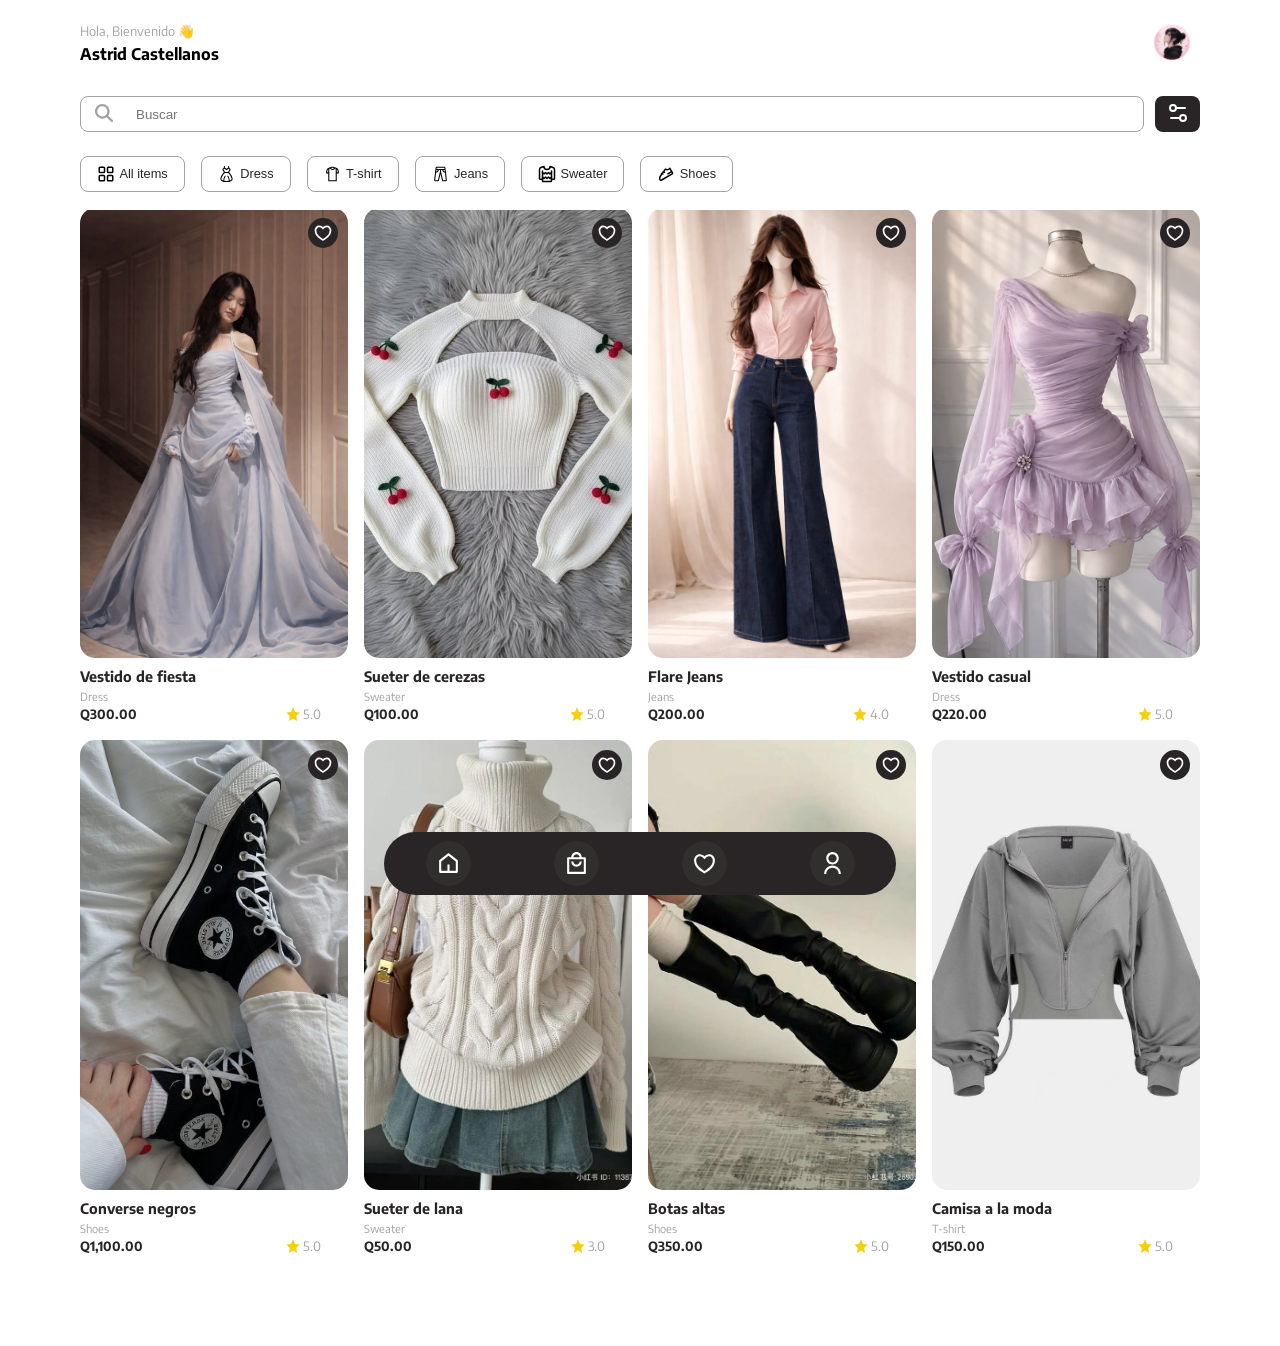
<file: index.html>
<!DOCTYPE html>
<html lang="es">
<head>
    <meta charset="UTF-8">
    <meta name="viewport" content="width=device-width, initial-scale=1.0">
    <link rel="stylesheet" href="./css/style.css">
    <title>Ecommerce</title>
</head>
<body>
    <header id="header--main">
        <section id="perfil">
            <div id="perfil--nombre">
                <p>Hola, Bienvenido 👋</p>
                <h1>Astrid Castellanos</h1>
            </div>
            <img id="perfil--img" src="./storage/img/avatar.png" alt="Perfil">
        </section>
        <section id="buscar">
            <div id="contenedor--buscar">
                <button id="buscar--btn">
                    <img class="icono"src="./storage/svg/search.svg" alt="lupa">
                </button>
                <input type="text" placeholder="Buscar">
            </div>
            <button id="filtro--btn">
                <img class="icono" src="./storage/svg/settings.svg" alt="filtro">
            </button>
        </section>
        <section id="categorias">
            <button id="all--items--btn">
                <img class="icono" src="./storage/svg/all-items.svg" alt="Todos los productos">
                All items
            </button>
            <button id="dress--btn">
                <img class="icono" src="./storage/svg/dress.svg" alt="Vestidos">
                Dress
            </button>
            <button id="tshirt--btn" >
                <img class="icono" src="./storage/svg/tshirt.svg" alt="Camisetas">
                T-shirt
            </button>
            <BUtton id="jeans--btn">
                <img class="icono" src="/storage/svg/jeans.svg" alt="Pantalones">
                Jeans
            </BUtton>
            <button id="sweater--btn">
                <img class="icono" src="/storage/svg/sweater.svg" alt="Sueter">
                Sweater
            </button>
            <button id="shoes--btn">
                <img class="icono" src="./storage/svg/shoes.svg" alt="Zapatos">
                Shoes
            </button>
        </section>
    </header>
    <main id="main--home">
        <section id="cards">
            <div class="card">
                <div class="card--img">
                    <img src="./storage/img/dress-2.jpg" alt="Producto 4">
                    <div class="card--img--fav">
                        <img class="icono icono-fav" src="./storage/svg/fav.svg" alt="Favorito">
                    </div>    
                </div>
                <div class="card--info">
                    <a href="./views/detail.html">Vestido de fiesta</a>
                    <p>Dress</p>
                    <div>
                        <p class="precio">Q300.00</p>
                        <div class="card--info--rating">
                            <img src="./storage/svg/star.svg" alt="Estrella">
                            <p>5.0</p>
                        </div>
                    </div>
                </div>
            </div>
            <div class="card">
                <div class="card--img">
                    <img src="./storage/img/sweater-2.jpg" alt="Producto 1">
                    <div class="card--img--fav">
                        <img class="icono icono-fav" src="./storage/svg/fav.svg" alt="Favorito">
                    </div>
                </div>
                <div class="card--info">
                    <a href="./views/detail.html">Sueter de cerezas</a>
                    <p>Sweater</p>
                    <div>
                        <p class="precio">Q100.00</p>
                        <div class="card--info--rating">
                            <img src="./storage/svg/star.svg" alt="Estrella">
                            <p>5.0</p>
                        </div>
                    </div>
                </div>
            </div>
            <div class="card">
                <div class="card--img">
                    <img src="./storage/img/jeans-2.jpg" alt="Producto 2">
                    <div class="card--img--fav">
                        <img class="icono icono-fav" src="./storage/svg/fav.svg" alt="Favorito">
                    </div>    
                </div>
                <div class="card--info">
                    <a href="./views/detail.html">Flare Jeans</a>
                    <p>Jeans</p>
                    <div>
                        <p class="precio">Q200.00</p>
                        <div class="card--info--rating">
                            <img src="./storage/svg/star.svg" alt="Estrella">
                            <p>4.0</p>
                        </div>
                    </div>
                </div>
            </div>
            <div class="card">
                <div class="card--img">
                    <img src="./storage/img/dress-1.jpg" alt="Producto 3">
                    <div class="card--img--fav">
                        <img class="icono icono-fav" src="./storage/svg/fav.svg" alt="Favorito">
                    </div>
                </div>
                <div class="card--info">
                    <a href="./views/detail.html">Vestido casual</a>
                    <p>Dress</p>
                    <div>
                        <p class="precio">Q220.00</p>
                        <div class="card--info--rating">
                            <img src="./storage/svg/star.svg" alt="Estrella">
                            <p>5.0</p>
                        </div>
                    </div>
                </div>
            </div>
            <div class="card">
                <div class="card--img">
                    <img src="./storage/img/shoes-1.jpg" alt="Producto 5">
                    <div class="card--img--fav">
                        <img class="icono icono-fav" src="./storage/svg/fav.svg" alt="Favorito">
                    </div>    
                </div>
                <div class="card--info">
                    <a href="./views/detail.html">Converse negros</a>
                    <p>Shoes</p>
                    <div>
                        <p class="precio">Q1,100.00</p>
                        <div class="card--info--rating">
                            <img src="./storage/svg/star.svg" alt="Estrella">
                            <p>5.0</p>
                        </div>
                    </div>
                </div>
            </div>
            <div class="card">
                <div class="card--img">
                    <img src="./storage/img/sweater.jpg" alt="Producto 6">
                    <div class="card--img--fav">
                        <img class="icono icono-fav" src="./storage/svg/fav.svg" alt="Favorito">
                    </div>    
                </div>
                <div class="card--info">
                    <a href="./views/detail.html">Sueter de lana</a>
                    <p>Sweater</p>
                    <div>
                        <p class="precio">Q50.00</p>
                        <div class="card--info--rating">
                            <img src="./storage/svg/star.svg" alt="Estrella">
                            <p>3.0</p>
                        </div>
                    </div>
                </div>
            </div>
            <div class="card">
                <div class="card--img">
                    <img src="./storage/img/shoes-2.webp" alt="Producto 7">
                    <div class="card--img--fav">
                        <img class="icono icono-fav" src="./storage/svg/fav.svg" alt="Favorito">
                    </div>    
                </div>
                <div class="card--info">
                    <a href="./views/detail.html">Botas altas</a>
                    <p>Shoes</p>
                    <div>
                        <p class="precio">Q350.00</p>
                        <div class="card--info--rating">
                            <img src="./storage/svg/star.svg" alt="Estrella">
                            <p>5.0</p>
                        </div>
                    </div>
                </div>
            </div>
            <div class="card">
                <div class="card--img">
                    <img src="./storage/img/tshirt-1.jpg" alt="Producto 8">
                    <div class="card--img--fav">
                        <img class="icono icono-fav" src="./storage/svg/fav.svg" alt="Favorito">
                    </div>    
                </div>
                <div class="card--info">
                    <a href="./views/detail.html">Camisa a la moda</a>
                    <p>T-shirt</p>
                    <div>
                        <p class="precio">Q150.00</p>
                        <div class="card--info--rating">
                            <img src="./storage/svg/star.svg" alt="Estrella">
                            <p>5.0</p>
                        </div>
                    </div>
                </div>
            </div>
        </section>
    </main>
    <footer id="footer--main">
        <button id="footer__icon--1">
            <img class="icono" src="./storage/svg/home.svg" alt="Inicio">
        </button>
        <button id="footer__icon--2">
            <img class="icono" src="./storage/svg/shopping.svg" alt="Compras">
        </button>
        <button id="footer__icon--3">
            <img class="icono" src="./storage/svg/fav.svg" alt="Favoritos">
        </button>
        <button id="footer__icon--4">
            <img class="icono" src="./storage/svg/user.svg" alt="Perfil">
        </button>
    </footer>
</body>
</html
</file>
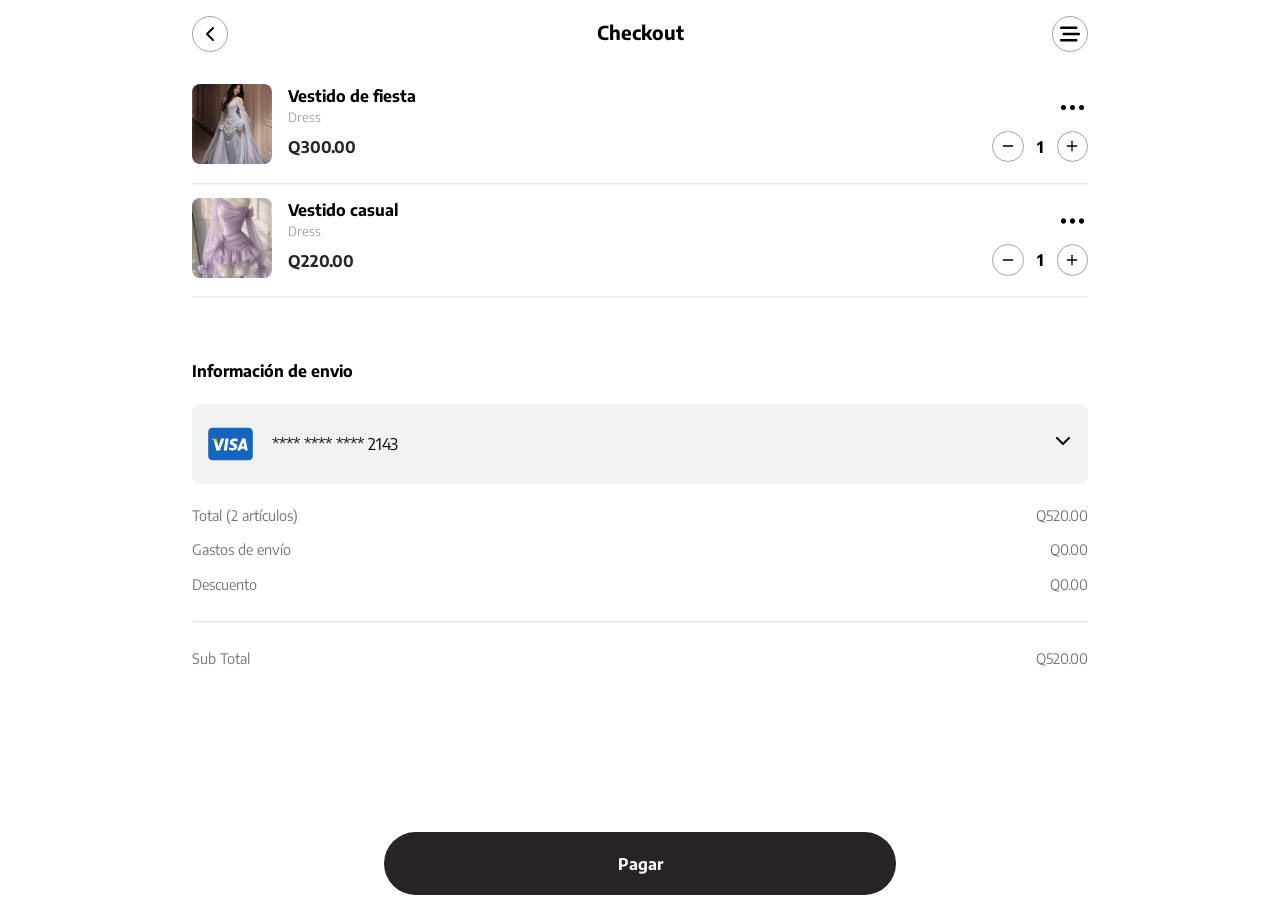
<file: views/checkout.html>
<!DOCTYPE html>
<html lang="en">
<head>
    <meta charset="UTF-8">
    <meta name="viewport" content="width=device-width, initial-scale=1.0">
    <link rel="stylesheet" href="../css/style.css">
    <link rel="stylesheet" href="../css/checkout.css">
    <title>Checkout</title>
</head>
<body>
    <header id="header--checkout">
        <div id="contenedor-btns">
            <a id="btn--volver" class="btn--header" href="./detail.html">
                <img src="../storage/svg/previous.svg" alt="Volver">
            </a>
            <h1>Checkout</h1>
            <button id="btn--volver" class="btn--header">
                <img class="btn__menu--img" src="../storage/svg/bars-staggered.svg" alt="">
            </button>
        </div>
    </header>
    <main id="main--checkout">
        <section id="lista--productos">
            <div class="card__producto">
                <div class="card__producto--info">
                    <div class="card__img">
                        <img src="../storage/img/dress-2.jpg" alt="">
                    </div>
                    <div class="card__descripcion">
                        <h2>Vestido de fiesta</h2>
                        <p class="card__categoria">Dress</p>
                        <p class="card__precio">Q300.00</p>
                    </div>
                </div>
                <div class="card__cantidad">
                    <div class="card__more">
                        <button>
                            <img src="../storage/svg/more.svg" alt="Ver más">
                        </button>
                    </div>
                    <div class="modificar__cantidad">
                        <button class="btn__menos">
                        </button>
                        <p>1</p>
                        <button class="btn__mas">
                        </button>
                    </div>
                </div>
            </div>
            <hr>
            <div class="card__producto">
                <div class="card__producto--info">
                    <div class="card__img">
                        <img src="../storage/img/dress-1.jpg" alt="">
                    </div>
                    <div class="card__descripcion">
                        <h2>Vestido casual</h2>
                        <p class="card__categoria">Dress</p>
                        <p class="card__precio">Q220.00</p>
                    </div>
                </div>
                <div class="card__cantidad">
                    <div class="card__more">
                        <button>
                            <img src="../storage/svg/more.svg" alt="Ver más">
                        </button>
                    </div>
                    <div class="modificar__cantidad">
                        <button class="btn__menos">
                        </button>
                        <p>1</p>
                        <button class="btn__mas">
                        </button>
                    </div>
                </div>
            </div>
            <hr>
        </section>
        <section id="informacion--envio">
           <h2>Información de envio</h2>
           <div id="informacion--pago">
                <div id="tarjeta">
                    <img src="../storage/svg/visa.svg" alt="Trajeta VISA">
                    <p>**** **** **** 2143</p>
                </div>
                <div id="flecha--abajo">
                    <img src="../storage/svg/chevron-down.svg" alt="Flecha abajo">
                </div>
           </div>
           <div class="informacion--total">
                <p>Total (2 artículos)</p>
                <p>Q520.00</p>
           </div>
           <div class="informacion--total">
                <p>Gastos de envío</p>
                <p>Q0.00</p>
            </div>
            <div class="informacion--total">
                <p>Descuento</p>
                <p>Q0.00</p>
            </div>
            <hr>
            <div class="informacion--total">
                <p>Sub Total</p>
                <p>Q520.00</p>
            </div>
        </section>
    </main>
    <footer id="footer--checkout">
        <p>Pagar</p>
    </footer>
</body>
</html>
</file>
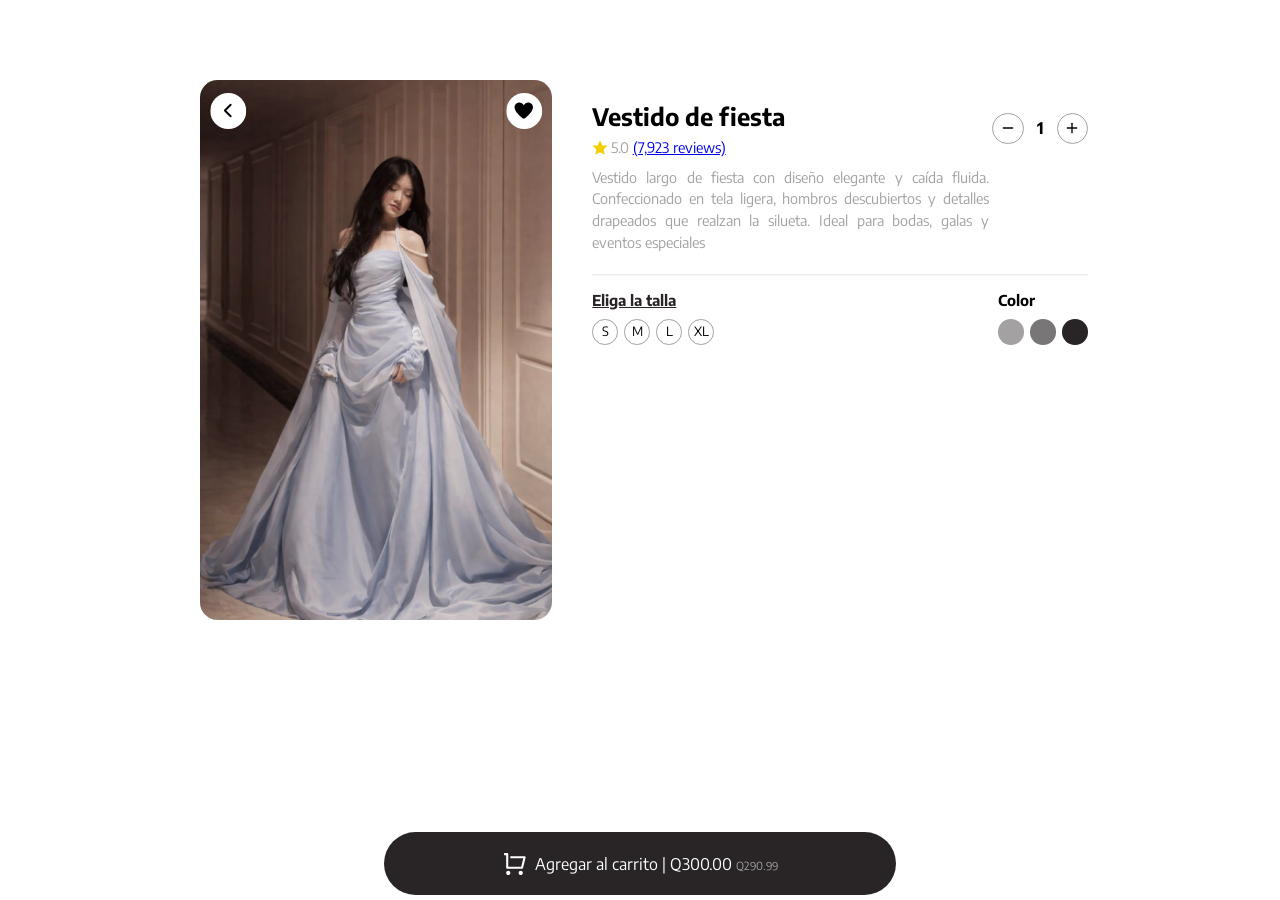
<file: views/detail.html>
<!DOCTYPE html>
<html lang="es">
<head>
    <meta charset="UTF-8">
    <meta name="viewport" content="width=device-width, initial-scale=1.0">
    <link rel="stylesheet" href="../css/detail.css">
    <link rel="stylesheet" href="../css/style.css">
    <title>Detalles</title>
</head>
<body>
    <main>
        <section id="detail-img">
            <img src="../storage/img/dress-2.jpg" alt="">
            <div id="contenedor-btns">
                <a id="btn--volver" href="../index.html">
                </a>
                <button id="btn--fav" class="btn__fav--img">
                </button>
            </div>
        </section>
        <div>
            <section id="detail--descripcion">
                <div>
                    <div id="nombre--producto">
                        <h1>Vestido de fiesta</h1>
                        <div id="detalle-calificacion">
                            <img src="../storage/svg/star.svg" alt="Estrella">
                            <p>5.0</p>
                            <a href="#">(7,923 reviews)</a>
                        </div>
                    </div>
                    <div id="modificar--cantidad">
                        <button class="btn__menos">
                        </button>
                        <p>1</p>
                        <button class="btn__mas">
                        </button>
                    </div>
                </div>
                <div id="descripcion">
                    <p>Vestido largo de fiesta con diseño elegante y caída fluida. Confeccionado en tela ligera, hombros descubiertos y detalles drapeados que realzan la silueta. Ideal para bodas, galas y eventos especiales</p>
                </div>
            </section>
            <hr>
            <section id="detail-producto">
                <div class="detalle">
                    <h3><a href="./examen.html">Eliga la talla</a></h3>
                    <div class="detalle__elementos detalle__elementos--talla">
                        <div><p>S</p></div>
                        <div><p>M</p></div>
                        <div><p>L</p></div>
                        <div><p>XL</p></div>
                    </div>
                </div>
                <div class="detalle">
                    <h3>Color</h3>
                    <div class="detalle__elementos detalle__elementos--color">
                        <div id="color--01"></div>
                        <div id="color--02"></div>
                        <div id="color--03"></div>
                    </div>
                </div>
            </section>
        </div>
    </main>
    <footer>
        <a id="footer--detalle" href="./checkout.html">
            <img class="icono" src="../storage/svg/shopping-car.svg" alt="Carro de compras">
            <p>Agregar al carrito | Q300.00 <span>Q290.99</span></p>
        </a>
    </footer>
</body>
</html>
</file>
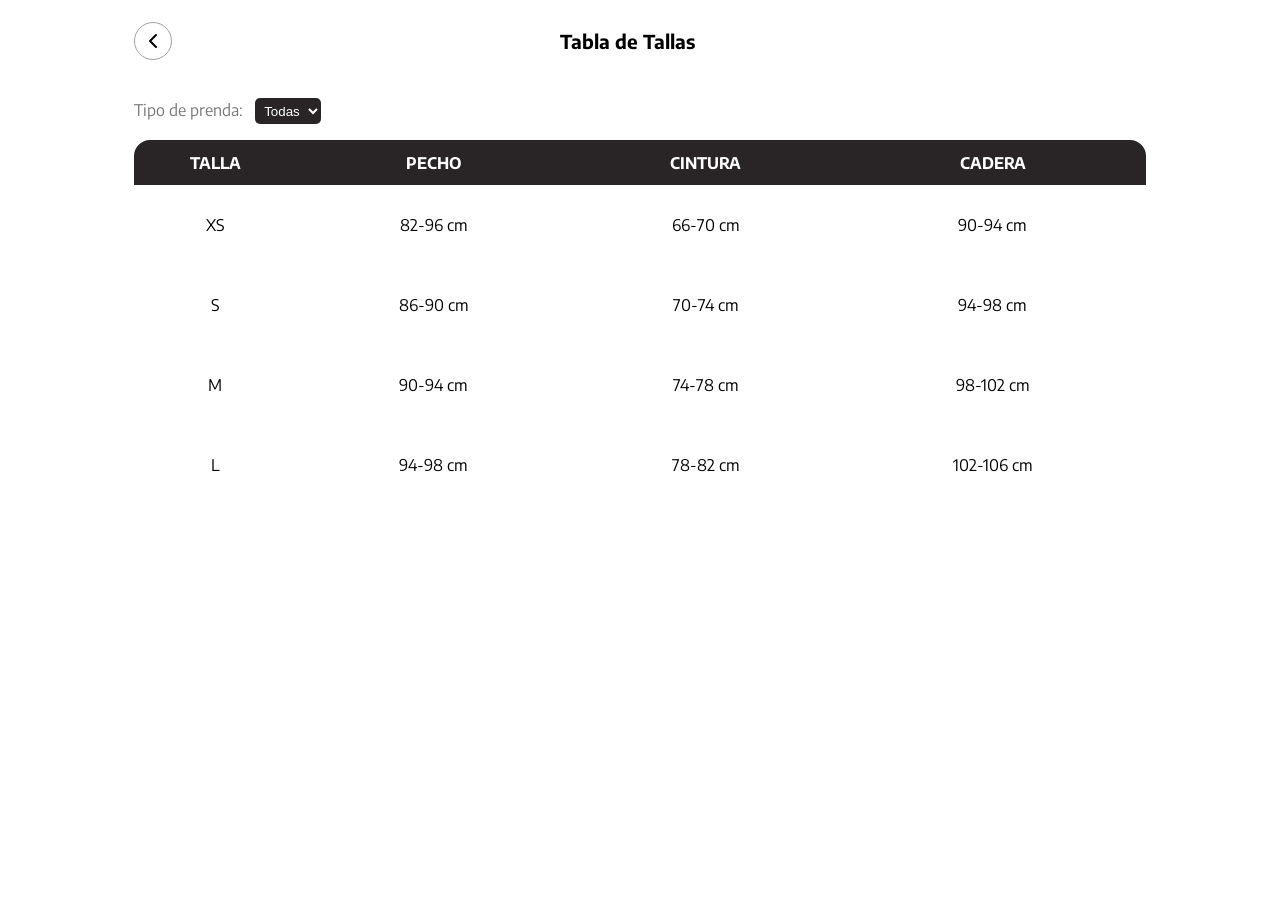
<file: views/examen.html>
<!DOCTYPE html>
<html lang="en">
<head>
    <meta charset="UTF-8">
    <meta name="viewport" content="width=device-width, initial-scale=1.0">
    <link rel="stylesheet" href="../css/examen.css">
    <title>Tabla de Tallas</title>
</head>
<body>
    <header id="header--examen">
        <div id="contenedor--btns--examen">
            <a id="btn--volver--examen" class="btn__header--examen" href="./detail.html">
                <img src="../storage/svg/previous.svg" alt="Volver">
            </a>
            <div id="contenedor--titulo">
                <h1>Tabla de Tallas</h1>
            </div>
        </div>
    </header>
    <main id="main--examen">
        <div id="selector">
            <label for="tallas">Tipo de prenda:</label>

            <select name="tallas" id="tallas">
                <option value="">Todas</option>
                <option value="xs">XS</option>
                <option value="s">S</option>
                <option value="m">M</option>
                <option value="m">L</option>
            </select>
        </div>
        <table>
            <thead>
                <tr>
                    <th>TALLA</th>
                    <th>PECHO</th>
                    <th>CINTURA</th>
                    <th>CADERA</th>
                </tr>
            </thead>
            <tbody>
                <tr id="fila-1">
                    <td>XS</td>
                    <td>82-96 cm</td>
                    <td>66-70 cm</td>
                    <td>90-94 cm</td>
                </tr>
                <tr>
                    <td>S</td>
                    <td>86-90 cm</td>
                    <td>70-74 cm</td>
                    <td>94-98 cm</td>
                </tr>
                <tr>
                    <td>M</td>
                    <td>90-94 cm</td>
                    <td>74-78 cm</td>
                    <td>98-102 cm</td>
                </tr>
                <tr>
                    <td>L</td>
                    <td>94-98 cm</td>
                    <td>78-82 cm</td>
                    <td>102-106 cm</td>
                </tr>
            </tbody>
        </table>
    </main>
</body>
</html>
</file>
<file: css/style.css>
@import "./variables.css";

* {
    margin: 0;
    padding: 0;
    box-sizing: border-box;
}

html {
    font-size: var(--font-size);
}

body {
    position: relative;
    line-height: 1.5;
    margin: 0 5rem;
    font-family: var(--font-primary);
}

#header--main {
    display: flex;
    flex-direction: column;
    gap: 1.5rem;
    padding-bottom: 2vh;
    padding-top: 1rem;
    padding-right: 10rem;
    width: 100%;
    position: fixed;
    top: 0;
    z-index: 1000;
    background-color: #ffffff;
}

#perfil {
    display: flex;
    justify-content: space-between;
    align-items: center;
}

#perfil--nombre h1 {
    font-size: 1.0rem;
}

#perfil--nombre p {
    color: var(--color-03);
    font-size: 0.8rem;
}

#perfil--img {
    width: 3.5rem;
}

#buscar {
    height: 4vh;
    width: 100%;
    display: flex;
    align-items: center;
    justify-content: space-between;
}

#buscar button, #contenedor--buscar {
    height: 100%;
}

#buscar--btn {
    border: none;
    background: transparent;
    position: absolute;
    margin-left: 15px;
}

#buscar--btn .icono {
    height: 50%;
}

#contenedor--buscar {
    position: relative;
    width: 95%;
}

#contenedor--buscar input {
    height: 100%;
    width: 100%;
    padding-left: 55px;
    border: 1px solid var(--color-03);
    border-radius: var(--secund-border-radius);
}

#filtro--btn {
    border: none;
    background: var(--color-01);
    border-radius: var(--secund-border-radius);
    width: 4%;
}

 /*Categorias*/

#categorias {
    display: flex;
    gap: 1rem;
    overflow: auto;
}

#categorias button {
    display: flex;
    align-items: center;
    background: transparent;
    color: var(--color-01);
    padding: 0.5rem 1rem;
    border: 1px solid var(--color-03);
    border-radius: var(--secund-border-radius);
    font-size: 0.8rem;
    gap: 0.3rem;
    text-wrap: nowrap;
}

#categorias button:hover {
    background: var(--color-01);
    color: var(--color-04);
}

#categorias button > img {
    width: 1.1rem;
}

/*Cards de productos*/

#main--home {
    margin-top: 13rem;
}

#cards {
    display: grid;
    grid-template-columns: repeat(auto-fill, minmax(20%, 1fr));
    gap: 1rem;
    padding-bottom: 10vh;
}

.card {
    display: flex;
    flex-direction: column;
    position: relative;
}

.card--img > img {
    width: 100%;
    height: 50vh;
    object-fit: cover;
    border-radius: 15px;
}

.card--img--fav {
    position: absolute;
    top: 10px;
    right: 10px;
    width: 30px;
    height: 30px;
    border-radius: var(--main-border-radius-);
    display: flex;
    justify-content: center;
    align-items: center;
    background-color: var(--color-01);
}

.icono-fav {
    width: 20px;
}   

.card--info h2 {
    font-size: 0.9rem;
}

.card--info a {
    font-size: 0.9rem;
    font-weight: 700;
    color: var(--color-01);
    text-decoration: none;
}

.card--info p:not(.precio, .card--info--rating p) {
    font-size: 0.7rem;
    color: var(--color-03);
}

.card--info > div {
    width: 90%;
    display: flex;
    justify-content: space-between;
    align-items: center;
}

.precio {
    font-size: 0.8rem;
    font-weight: 700;
    color: var(--color-01);
}

.card--info--rating {
    display: flex;
    align-items: center;
    gap: 0.2rem;
}

.card--info--rating img {
    width: 0.9rem;
}

.card--info--rating p {
    font-size: 0.8rem;
    color: var(--color-03);
}

/*Footer*/

footer {
    position: fixed;
    bottom: 0;
    left: 50%;
    transform: translateX(-50%);
    width: 40%;
    height: 7vh;
    background-color: var(--color-01);
    border-radius: 2rem;
    margin-bottom: 0.3rem;
}

#footer--main {
    display: flex;
    justify-content: space-around;
    align-items: center;
}

footer button {
    background: #312e2e;
    border: none;
    width: 45px;
    height: 45px;
    border-radius: var(--main-border-radius-);
    display: flex;
    justify-content: center;
    align-items: center;
}

footer .icono {
    width: 25px;
}

/*Hover*/
#filtro--btn:hover {
    background-color: var(--color-02);
}

#all--items--btn:hover img {
    content: url("../storage/svg/all-items--hover.svg");
}

#dress--btn:hover img {
    content: url("../storage/svg/dress--hover.svg");
}

#tshirt--btn:hover img {
    content: url("../storage/svg/tshirt--hover.svg");
}

#jeans--btn:hover img {
    content: url("../storage/svg/jeans--hover.svg");
}

#sweater--btn:hover img {
    content: url("../storage/svg/sweater--hover.svg");
}

#shoes--btn:hover img {
    content: url("../storage/svg/shoes--hover.svg");
}

.icono-fav:hover {
    cursor: pointer;
    background-image: url("../storage/svg/fav--hover.svg");
}

#footer__icon--1:hover img{
    cursor: pointer;
    background-image: url("../storage/svg/home--hover.svg");
}

#footer__icon--2:hover img{
    cursor: pointer;
    background-image: url("../storage/svg/shopping--hover.svg");
}

#footer__icon--3:hover img{
    cursor: pointer;
    background-image: url("../storage/svg/fav--hover.svg");
}

#footer__icon--4:hover img{
    cursor: pointer;
    background-image: url("../storage/svg/user--hover.svg");
}

/*Tablets*/
@media screen and (max-width: 990px){
    
    /*Buscar*/
    #contenedor--buscar {
        width: 90%;
    }

    #filtro--btn {
        width:7%;
    }

    /*Cards de productos*/
    #cards {
        grid-template-columns: repeat(auto-fill, minmax(30%, 1fr));
    }
}

/*Móviles*/
@media screen and (max-width:760px){

    body {
        margin: 1.5rem;
    }

    #header--main {
        width: 100%;
        padding-right: 3rem;
    }

    /*Buscador*/
    #buscar {
        height: 6vh;
        width: 100%;
        margin: 0;
    }

    #contenedor--buscar {
        width: 80%;
    }

    #filtro--btn {
        width: 14%;
    }

    /*Categorias*/
    #main--home {
        margin-top: 15rem;
    }

    #categoria {
        justify-content: space-between;
    }

    /*Cards de productos*/
    #cards {
        grid-template-columns: repeat(auto-fill, minmax(40%, 1fr));
    }

    .card--img > img {
        height: 30vh;
    }

    /*Footer*/
    footer {
        width: 90%;
    }

}
</file>
<file: css/checkout.css>
#header--checkout {
    margin-top: 1rem;
    margin-bottom: 2rem;
}

#header--checkout, #main--checkout {
    width: 80%;
    margin-left: auto;
    margin-right: auto;
}

#contenedor-btns {
    display: flex;
    flex-direction: row;
    justify-content: space-between;
    align-items: center;
    margin-bottom: 3vh 0;
}

#contenedor-btns h1 {
    font-size: 1.2rem;
    margin: 0;
    margin-bottom: 0.2rem;
}

.btn--header {
    display: flex;
    border-radius: 50%;
    background-color: transparent;
    border: 1px solid var(--color-03);
    display: flex;
    justify-content: center;
    align-items: center;
    width: 4vh;
    height: 4vh;
}

.btn--header:hover {
    box-shadow: 0 0 10px rgba(0, 0, 0, 0.3);
    width: 4.2vh;
    height: 4.2vh;
}

.btn__menu--img {
    height: 1.2rem;
}


/*Listado de productos*/
.card__producto, .card__producto--info, #informacion--pago, #tarjeta  {
    display: flex;
    flex-direction: row;
    justify-content: space-between;
}

.card__producto--info, #tarjeta {
    gap: 1rem;
}

.card__descripcion h2 {
    font-size: 1rem;
}

.card__img img{
    width: 5rem;
    height: 5rem;
    border-radius: var(--secund-border-radius);
    object-fit: cover;
}

.card__cantidad {
    display: flex;
    flex-direction: column;
    justify-content: space-evenly;
    align-items: center;
}

.card__more {
    display: flex;
    width: 100%;
    justify-content: end;
}

.modificar__cantidad {
    display: flex;
    justify-content: space-between;
    align-items: center;
    gap: 0.8rem;
}

.modificar__cantidad button, .card__more button {
    width: 3.5vh;
    height: 3.5vh;
    border-radius: 50%;
    background-color: transparent;
}

.card__more button {
    border: none;
}

.modificar__cantidad button {
    border: 1px solid var(--color-03);
}

.btn__mas {
    background-image: url("../storage/svg/addition.svg");
}

.btn__menos {
    background-image: url("../storage/svg/subtraction.svg");

}

.btn__mas,
.btn__menos {
    background-size: 55%;
    background-position: center;
    background-repeat: no-repeat;
    transition: background-image 0.3s ease-in-out;
}

.btn__mas:hover {
    background-color: var(--color-01);
    cursor: pointer;
    background-image: url("../storage/svg/addition--hover.svg");
}

.btn__menos:hover {
    background-color: var(--color-01);
    cursor: pointer;
    background-image: url("../storage/svg/subtraction--hover.svg");
}

.modificar__cantidad p {
    margin: 0;
    font-weight: bold;
    font-size: 1rem;
}

hr {
    border-color: var(--color-03);
    opacity: 0.1;
    margin: 0.8rem 0;
}

.card__categoria {
    color: var(--color-03);
    font-size: 0.8rem;
    margin-bottom: 0.5rem;
}

.card__precio {
    font-weight: 700;
    font-size: 1rem;
    color: var(--color-01);
}

/*Informacion de envio*/
#informacion--envio {
    display: flex;
    flex-direction: column;
    gap: 0.8rem;
}
#informacion--envio h2 {
    margin-top: 3rem;
    font-size: 1rem;
}

#informacion--pago {
    height: 5rem;
    margin: 0.5rem 0;
    padding: 0.5rem 0.8rem;
    background-color: var(--color-04);
    border-radius: var(--secund-border-radius);
}

#informacion--pago, #tarjeta {
    align-items: center;
}

#tarjeta img {
    width: 3.2rem;
}

.informacion--total {
    display: flex;
    flex-direction: row;
    justify-content: space-between;
    font-size: 0.9rem;
    color: var(--color-02);
}

/*Footer*/
#footer--checkout {
    display: flex;
    justify-content: center;
    align-items: center;
}

#footer--checkout p{
    color: #ffffff;
    font-weight: 700;
}

/*Tablets*/
@media screen and (max-width: 990px){
    
}

/*Móviles*/
@media screen and (max-width:760px){
    #header--checkout, #main--checkout {
        width: 100%;
    }
}
</file>
<file: css/detail.css>
@import "./variables.css";

main {
    width: 80%;
    margin: 0 auto;
    display: flex;
    flex-direction: row;
    gap: 2rem;
    margin-top: 5rem;
}

#detail-img {
    width: 100%;
    height: 60vh;
    position: relative;
    display: flex;
}

#detail-img img {
    height: 100%;
    width: 22rem;
    border-radius: 1.1rem;
    margin: 0 auto;
}

#contenedor-btns {
    height: 4vh;
    width: 90%;
    margin-top: 0.8rem;
    position: absolute;
    display: flex;
    top: 0;
    left: 50%;
    transform: translateX(-50%);
    justify-content: space-between;
}

#btn--volver, #btn--fav, #modificar--cantidad button {
    display: flex;
    background-color: #ffffff;
    border-radius: 50%;
    border: none;
    display: flex;
    justify-content: center;
    align-items: center;
    width: 4vh;
}

#btn--volver {
    background-image: url("../storage/svg/previous.svg");
}

#btn--fav {
    padding: 0;
    background-image: url("../storage/svg/fav--details.svg");
}

#btn--volver:hover {
    background-color: var(--color-01);
    background-image: url("../storage/svg/previous--hover.svg");
}

#btn--fav:hover {
    background-color: var(--color-01);
    background-image: url("../storage/svg/fav--hover.svg");
}

#contenedor-btns img {
    height: 1.6rem;
}

#detail--descripcion > div:first-child{
    display: flex;
    justify-content: space-between;
    align-items: center;
    margin-top: 2vh;
}

#nombre--producto {
    display: flex;
    flex-direction: column;
    width: 60%;
}

#nombre--producto h1 {
    font-size: 1.5rem;
    margin: 0;
    margin-bottom: 0.2rem;
}

#nombre--producto img {
    height: 1rem;
}

#nombre--producto p {
    font-size: 0.9rem;
    color: var(--color-03);
}

#detalle-calificacion {
    display: flex;
    width: 0.9rem;
    align-items: center;
    gap: 0.2rem;
}

#detalle-calificacion a{
    text-wrap: nowrap;
    font-size: 0.9rem;
}

#detalle-calificacion p {
    margin: 0;
}

#modificar--cantidad {
    display: flex;
    justify-content: space-between;
    align-items: center;
    gap: 0.8rem;
}

#modificar--cantidad button {
    border: 1px solid var(--color-03);
    width: 3.5vh;
    height: 3.5vh;
}

/*Botones para quitar o agregar producto*/
.btn__mas {
    background-image: url("../storage/svg/addition.svg");
}

.btn__menos {
    background-image: url("../storage/svg/subtraction.svg");

}

#btn--volver, #btn--fav, .btn__mas, .btn__menos {
    background-size: 55%;
    background-position: center;
    background-repeat: no-repeat;
    transition: background-image 0.3s ease-in-out;
}

#btn--volver, #btn--fav {
    background-size: 65%;
}

.btn__mas, .btn__menos {
    background-size: 55%;
}

#modificar--cantidad button:hover {
    background-color: var(--color-01);
}

.btn__mas:hover {
    cursor: pointer;
    background-image: url("../storage/svg/addition--hover.svg");
}

.btn__menos:hover {
    cursor: pointer;
    background-image: url("../storage/svg/subtraction--hover.svg");
}

#modificar--cantidad p {
    margin: 0;
    font-weight: bold;
    font-size: 1rem;
}

#descripcion{
    display: flex;
    width: 80%;
}

#descripcion p {
    text-align: justify;
    color: var(--color-03);
    font-size: 0.9rem;
    margin: 0.5rem 0;
}

hr {
    border-color: var(--color-03);
    opacity: 0.1;
    margin: 0.8rem 0;
}

#detail-producto {
    display: flex;
    flex-direction: row;
    justify-content: space-between;
    font-size: 0.8rem;
}

.detalle__elementos {
    display: flex;
    flex-direction: row;
    justify-content: space-between;
    gap: 0.4rem;
}

.detalle h3 {
    margin-bottom: 0.5rem;
}

.detalle h3 a {
    color: var(--color-01);
}

.detalle__elementos div {
    width: 1.6rem;
    height: 1.6rem;
    border-radius: 50%;
}

.detalle__elementos--talla div {
    border: 1px solid var(--color-03);
    display: flex;
    justify-content: center;
    align-items: center;
}

.detalle__elementos--talla div:hover {
    background-color: var(--color-01);
    color: #ffffff;
}

#color--01 {
    background-color: var(--color-03);
}

#color--02 {
    background-color: var(--color-02);
}

#color--03 {
    background-color: var(--color-01);
}

.detalle__elementos--color div:hover {
    border: 1px solid;
}

.detalle__elementos--color div:last-child:hover {
    border: 2px solid var(--color-02);
}

/*Footer*/
#footer--detalle {
    display: flex;
    justify-content: center;
    align-items: center;
    gap: 0.5rem;
    text-decoration: none;
    height: 100%;
}

#footer--detalle p {
    color: #ffffff;
 }

#footer--detalle span {
    font-size: 0.7rem;
    color: var(--color-03);
}

/*Tablets*/
@media screen and (max-width:1024px) {
    main {
        width: 100%;
    }

    main > div {
        width: 50%;
    }
    
}

/*Móviles*/
@media screen and (max-width:760px){
    main {
        width: 100%;
        margin: 0;
        display: block;
    }

    main > div {
        width: 100%;
    }

    #detail-img {
        height: 55vh;
        display: flex;
    }

    #detail-img img{
        margin: 0 auto;
    }
}
</file>
<file: css/examen.css>
@import "./variables.css";

body {
    font-family: var(--font-primary);
}

#header--examen {
    margin-top: 1rem;
    margin-bottom: 2rem;
}

#header--examen, #main--examen {
    width: 80%;
    margin-left: auto;
    margin-right: auto;
}

#contenedor--btns--examen {
    display: flex;
    flex-direction: row;
    align-items: center;
    margin-bottom: 3vh 0;
}

#contenedor--titulo {
    display: flex;
    width: 90%;
    justify-content: center;
}

#contenedor--titulo h1 {
    font-size: 1.2rem;
}

.btn__header--examen {
    display: flex;
    border-radius: 50%;
    background-color: transparent;
    border: 1px solid var(--color-03);
    display: flex;
    justify-content: center;
    align-items: center;
    width: 4vh;
    height: 4vh;
}

.btn__header--examen:hover {
    box-shadow: 0 0 10px rgba(0, 0, 0, 0.3);
    width: 4.2vh;
    height: 4.2vh;
}

#main--examen {
    display: flex;
    flex-direction: column;
    gap: 1rem;
}

#selector label {
    color: var(--color-02);
    margin-right: 0.5rem;
}

#tallas {
    border: none;
    background-color: var(--color-01);
    color: #ffffff;
    border-radius: 5px;
    padding: 0.3rem;
}

table {
    width: 100%;
    text-align: center;
    margin: auto;
}

thead tr th:first-child {
    border-top-left-radius: 1rem;
}

thead tr th:last-child {
    border-top-right-radius: 1rem;
}

tbody tr td:first-child {
    border-top-left-radius: 1rem;
    border-bottom-left-radius: 1rem;
}

tbody tr td:last-child {
    border-top-right-radius: 1rem;
    border-bottom-right-radius: 1rem;
}

table, th, td {
    border-collapse: collapse;
}

tr:not(thead > tr):hover {
    background-color: var(--color-04);
}

thead > tr {
    height: 5vh;
    color: #ffffff;
    background-color: var(--color-01);
}

td {
    height: 60px;
    padding: 10px;
}

/*Móvil*/
@media screen and (max-width: 760px){
    table {
        font-size: 0.8rem;
    }
}
</file>
